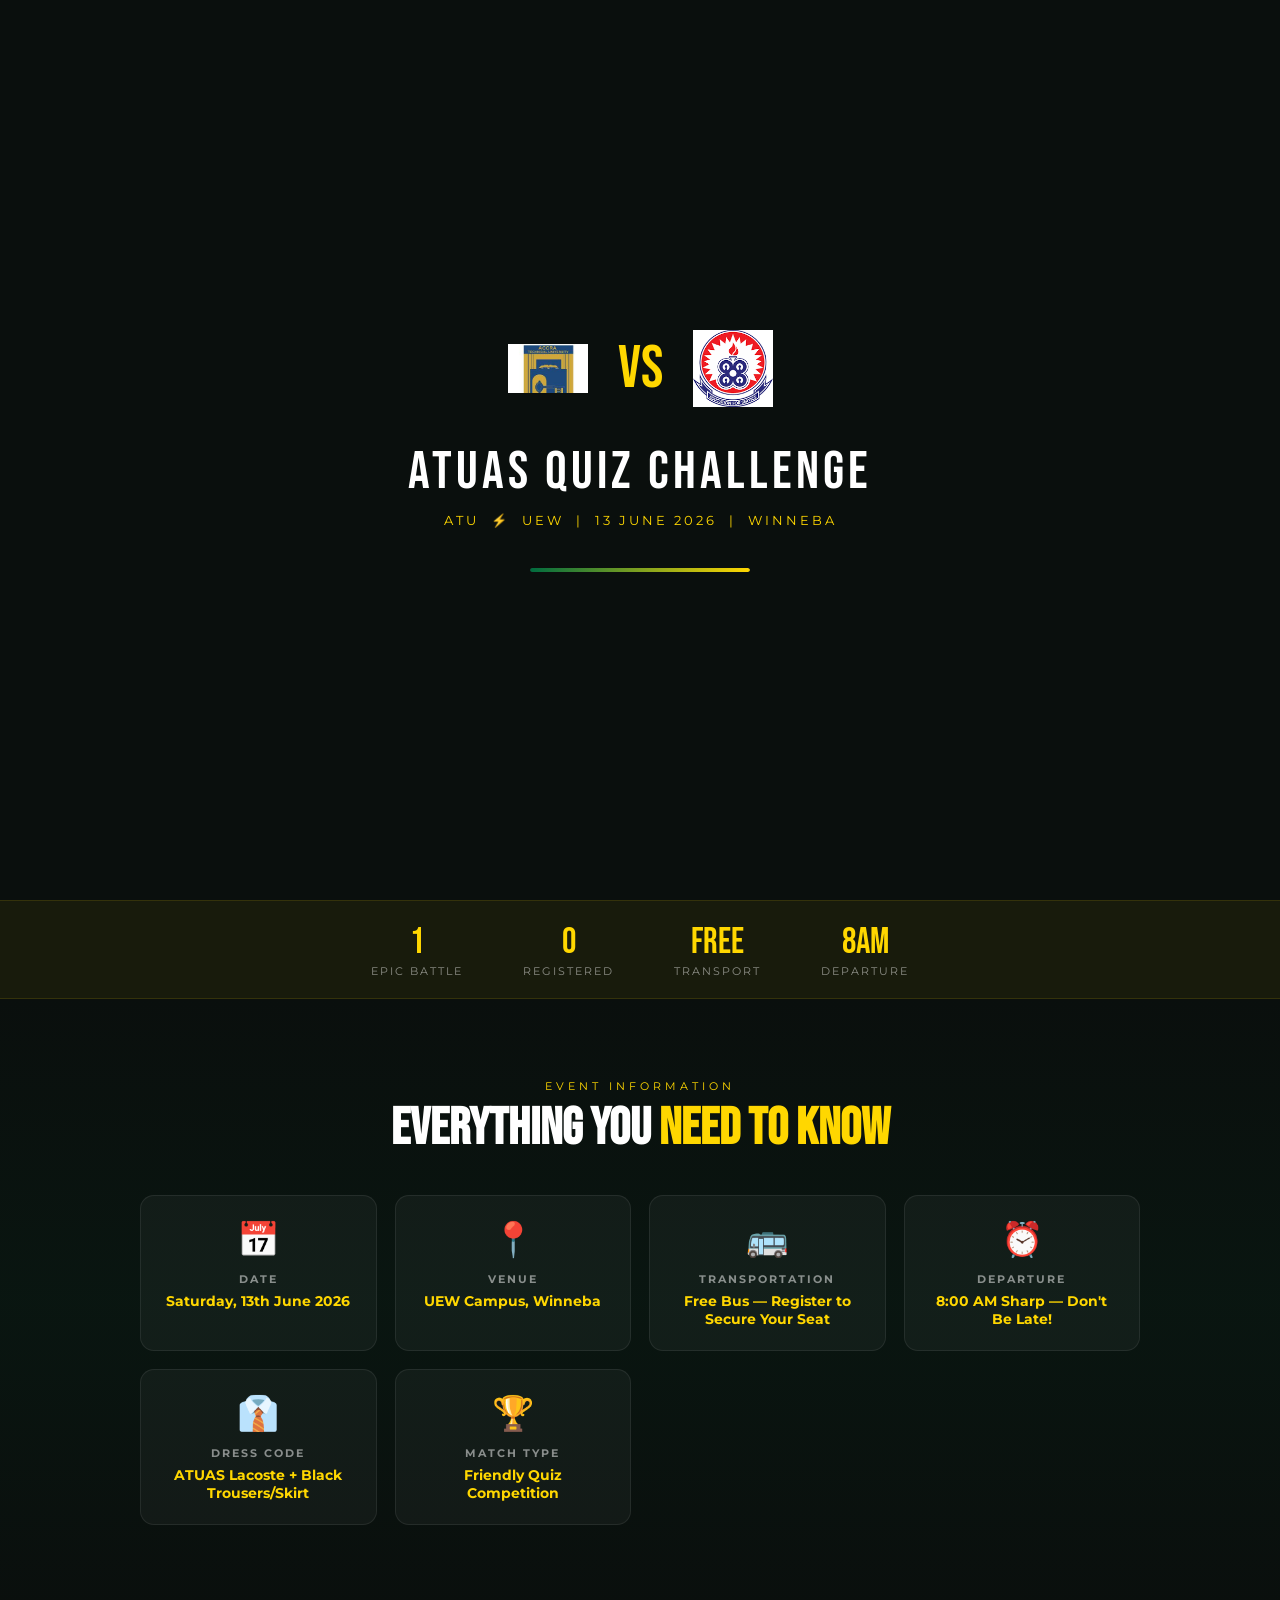
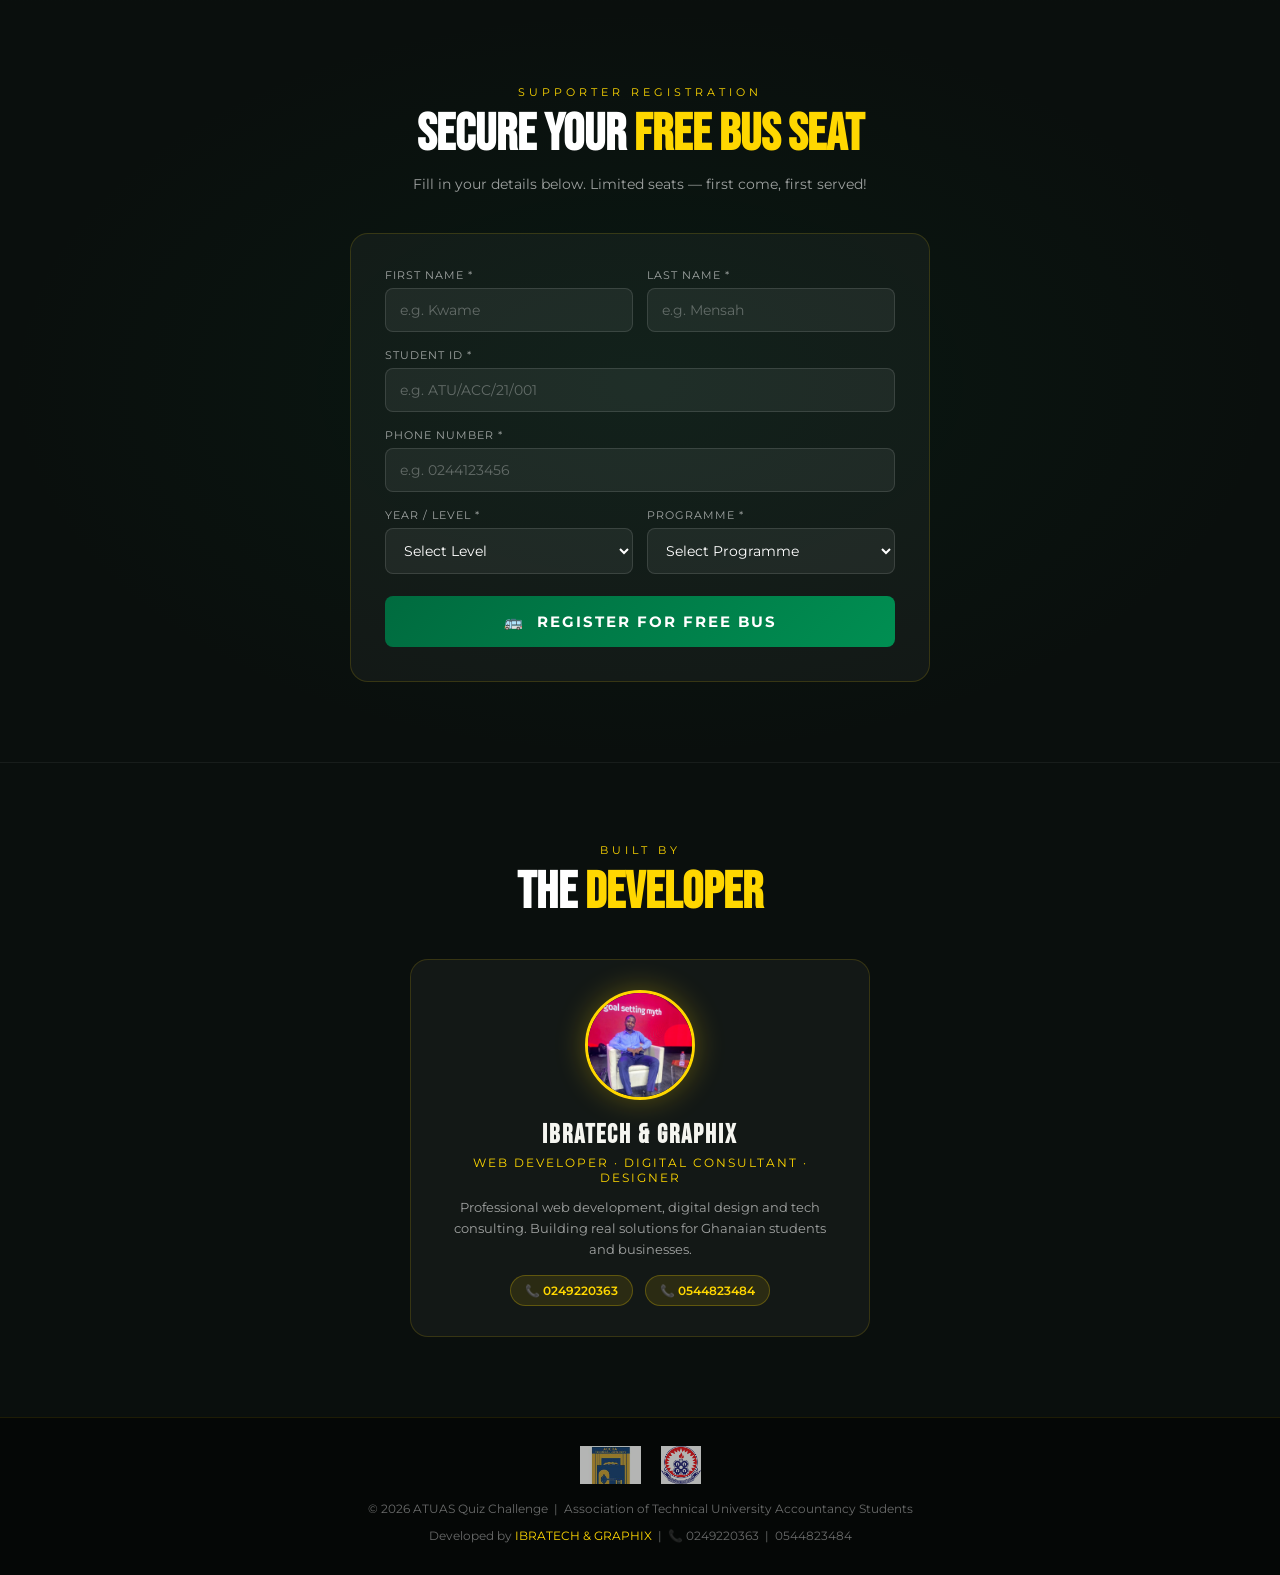
<file: index.html>
<!DOCTYPE html>
<html lang="en">
<head>
<meta charset="UTF-8"/>
<meta name="viewport" content="width=device-width, initial-scale=1.0"/>
<title>ATUAS Quiz Challenge 2026 | ATU vs UEW</title>
<link href="https://fonts.googleapis.com/css2?family=Bebas+Neue&family=Montserrat:wght@400;600;700;900&family=Rajdhani:wght@500;700&display=swap" rel="stylesheet"/>
<style>
  :root{--green:#006B3F;--gold:#FFD700;--dark:#0a0f0d;--light:#f5f5f0;--red:#CE1126;--accent:#00e676;}
  *{margin:0;padding:0;box-sizing:border-box;}
  html{scroll-behavior:smooth;}
  body{font-family:'Montserrat',sans-serif;background:var(--dark);color:var(--light);overflow-x:hidden;}

  #splash{position:fixed;inset:0;background:var(--dark);z-index:9999;display:flex;flex-direction:column;align-items:center;justify-content:center;transition:opacity .8s ease,visibility .8s ease;}
  #splash.hide{opacity:0;visibility:hidden;pointer-events:none;}
  .splash-logo-row{display:flex;align-items:center;gap:30px;margin-bottom:30px;}
  .splash-logo-row img{width:80px;height:80px;object-fit:contain;animation:spulse 1.5s infinite alternate;}
  .splash-vs{font-family:'Bebas Neue',cursive;font-size:60px;color:var(--gold);}
  .splash-title{font-family:'Bebas Neue',cursive;font-size:clamp(28px,6vw,54px);color:#fff;text-align:center;letter-spacing:4px;}
  .splash-sub{color:var(--gold);font-size:13px;letter-spacing:3px;margin-top:8px;text-align:center;}
  .splash-bar{width:220px;height:4px;background:#222;border-radius:4px;margin-top:40px;overflow:hidden;}
  .splash-fill{height:100%;width:0;background:linear-gradient(90deg,var(--green),var(--gold));border-radius:4px;animation:sfill 5s linear forwards;}
  @keyframes sfill{to{width:100%;}}
  @keyframes spulse{from{opacity:.6;}to{opacity:1;}}

  #flyer-overlay{position:fixed;inset:0;background:rgba(0,0,0,.88);z-index:9000;display:flex;align-items:center;justify-content:center;opacity:0;visibility:hidden;transition:opacity .5s,visibility .5s;}
  #flyer-overlay.show{opacity:1;visibility:visible;}
  #flyer-overlay img{max-width:88vw;max-height:88vh;border-radius:16px;box-shadow:0 0 60px rgba(255,215,0,.4);animation:fin .6s cubic-bezier(.34,1.56,.64,1);}
  @keyframes fin{from{transform:scale(.7);opacity:0;}to{transform:scale(1);opacity:1;}}
  .flyer-close{position:absolute;top:20px;right:25px;font-size:38px;color:#fff;cursor:pointer;line-height:1;z-index:1;}
  .flyer-close:hover{color:var(--gold);}

  nav{position:fixed;top:0;width:100%;z-index:800;padding:14px 5%;display:flex;align-items:center;justify-content:space-between;background:rgba(10,15,13,.92);backdrop-filter:blur(12px);border-bottom:1px solid rgba(255,215,0,.15);transition:background .3s;}
  .nav-brand{display:flex;align-items:center;gap:10px;}
  .nav-brand img{height:36px;object-fit:contain;}
  .nav-brand span{font-family:'Bebas Neue',cursive;font-size:21px;color:var(--gold);letter-spacing:2px;}
  .nav-links{display:flex;gap:26px;list-style:none;}
  .nav-links a{color:var(--light);text-decoration:none;font-weight:600;font-size:13px;letter-spacing:1px;text-transform:uppercase;transition:color .3s;}
  .nav-links a:hover{color:var(--gold);}
  .nav-cta{background:var(--gold);color:var(--dark);padding:9px 18px;border-radius:6px;font-weight:700;font-size:13px;text-decoration:none;letter-spacing:1px;transition:transform .2s,box-shadow .2s;}
  .nav-cta:hover{transform:translateY(-2px);box-shadow:0 6px 20px rgba(255,215,0,.4);}
  .hamburger{display:none;flex-direction:column;gap:5px;cursor:pointer;}
  .hamburger span{width:24px;height:2px;background:var(--gold);border-radius:2px;}

  .hero{min-height:100vh;display:flex;align-items:center;justify-content:center;position:relative;overflow:hidden;padding:100px 5% 60px;background:radial-gradient(ellipse at 20% 50%,rgba(0,107,63,.3),transparent 60%),radial-gradient(ellipse at 80% 50%,rgba(206,17,38,.2),transparent 60%),var(--dark);}
  .hero-particles{position:absolute;inset:0;overflow:hidden;pointer-events:none;}
  .particle{position:absolute;border-radius:50%;opacity:.15;animation:pfloat linear infinite;}
  @keyframes pfloat{0%{transform:translateY(100vh) rotate(0deg);}100%{transform:translateY(-100px) rotate(360deg);}}
  .hero-content{max-width:1100px;width:100%;margin:auto;display:grid;grid-template-columns:1fr 1fr;gap:60px;align-items:center;position:relative;z-index:2;}
  .hero-left{animation:slideL .8s ease both;}
  .hero-eyebrow{display:inline-flex;align-items:center;gap:8px;background:rgba(255,215,0,.1);border:1px solid rgba(255,215,0,.3);padding:6px 14px;border-radius:30px;font-size:12px;letter-spacing:2px;color:var(--gold);text-transform:uppercase;margin-bottom:18px;}
  .hero-eyebrow span{width:6px;height:6px;background:var(--gold);border-radius:50%;animation:blink 1s infinite;}
  @keyframes blink{0%,100%{opacity:1;}50%{opacity:0;}}
  h1.hero-title{font-family:'Bebas Neue',cursive;font-size:clamp(42px,7vw,78px);line-height:.95;color:#fff;margin-bottom:12px;}
  h1.hero-title .hl{color:var(--gold);display:block;}
  .hero-sub{font-size:15px;color:rgba(255,255,255,.7);line-height:1.6;margin-bottom:28px;max-width:480px;}
  .hero-btns{display:flex;gap:14px;flex-wrap:wrap;}
  .btn-primary{background:linear-gradient(135deg,var(--green),#008f52);color:#fff;padding:14px 26px;border-radius:8px;font-weight:700;font-size:14px;text-decoration:none;letter-spacing:1px;transition:transform .2s,box-shadow .2s;border:none;cursor:pointer;display:inline-block;}
  .btn-primary:hover{transform:translateY(-3px);box-shadow:0 10px 30px rgba(0,107,63,.5);}
  .btn-outline{background:transparent;color:var(--gold);padding:14px 26px;border-radius:8px;font-weight:700;font-size:14px;text-decoration:none;letter-spacing:1px;border:2px solid var(--gold);transition:transform .2s,background .2s,color .2s;display:inline-block;}
  .btn-outline:hover{background:var(--gold);color:var(--dark);transform:translateY(-3px);}
  .hero-right{animation:slideR .8s ease both;}
  @keyframes slideL{from{opacity:0;transform:translateX(-50px);}to{opacity:1;transform:translateX(0);}}
  @keyframes slideR{from{opacity:0;transform:translateX(50px);}to{opacity:1;transform:translateX(0);}}

  .vs-card{background:rgba(255,255,255,.04);border:1px solid rgba(255,215,0,.2);border-radius:20px;padding:28px;text-align:center;box-shadow:0 20px 60px rgba(0,0,0,.4);position:relative;overflow:hidden;}
  .vs-card::before{content:'';position:absolute;inset:0;background:linear-gradient(135deg,rgba(0,107,63,.08),rgba(206,17,38,.08));pointer-events:none;}
  .vs-teams{display:grid;grid-template-columns:1fr auto 1fr;gap:10px;align-items:center;margin-bottom:22px;}
  .team-block{display:flex;flex-direction:column;align-items:center;gap:10px;}
  .team-logo{width:78px;height:78px;object-fit:contain;filter:drop-shadow(0 4px 12px rgba(0,0,0,.5));transition:transform .3s;}
  .team-logo:hover{transform:scale(1.08);}
  .team-name{font-family:'Bebas Neue',cursive;font-size:22px;letter-spacing:2px;}
  .team-atu{color:var(--gold);}
  .team-uew{color:#4fc3f7;}
  .vs-divider{font-family:'Bebas Neue',cursive;font-size:46px;color:var(--red);text-shadow:0 0 20px rgba(206,17,38,.6);animation:spulse 1.5s infinite alternate;}
  .info-grid{display:grid;grid-template-columns:1fr 1fr;gap:10px;margin-bottom:18px;}
  .info-chip{background:rgba(255,255,255,.06);border:1px solid rgba(255,255,255,.1);border-radius:8px;padding:10px 12px;text-align:left;}
  .info-chip .iclabel{font-size:10px;color:rgba(255,255,255,.5);letter-spacing:1px;text-transform:uppercase;margin-bottom:4px;}
  .info-chip .icval{font-size:13px;font-weight:700;color:var(--gold);}
  .cd-box{background:rgba(0,107,63,.15);border:1px solid rgba(0,107,63,.4);border-radius:10px;padding:14px;}
  .cd-label{font-size:11px;letter-spacing:2px;text-transform:uppercase;color:rgba(255,255,255,.5);margin-bottom:10px;}
  .cd-digits{display:flex;justify-content:center;gap:8px;}
  .cd-unit{text-align:center;}
  .cd-num{font-family:'Bebas Neue',cursive;font-size:34px;color:var(--gold);line-height:1;display:block;}
  .cd-lbl{font-size:10px;color:rgba(255,255,255,.5);letter-spacing:1px;text-transform:uppercase;}
  .cd-sep{font-family:'Bebas Neue',cursive;font-size:34px;color:var(--gold);align-self:flex-start;margin-top:2px;}

  .stats-bar{background:rgba(255,215,0,.06);border-top:1px solid rgba(255,215,0,.12);border-bottom:1px solid rgba(255,215,0,.12);padding:20px 5%;display:flex;justify-content:center;gap:60px;flex-wrap:wrap;}
  .stat-item{text-align:center;}
  .stat-num{font-family:'Bebas Neue',cursive;font-size:36px;color:var(--gold);}
  .stat-lbl{font-size:11px;letter-spacing:2px;text-transform:uppercase;color:rgba(255,255,255,.5);}

  section{padding:80px 5%;}
  .sec-label{font-size:11px;letter-spacing:4px;text-transform:uppercase;color:var(--gold);margin-bottom:10px;display:block;}
  .sec-title{font-family:'Bebas Neue',cursive;font-size:clamp(30px,5vw,52px);color:#fff;line-height:1;margin-bottom:14px;}
  .sec-title span{color:var(--gold);}

  .event-section{background:linear-gradient(180deg,var(--dark),rgba(0,107,63,.07) 50%,var(--dark));}
  .event-grid{display:grid;grid-template-columns:repeat(auto-fit,minmax(200px,1fr));gap:18px;margin-top:40px;}
  .event-card{background:rgba(255,255,255,.04);border:1px solid rgba(255,255,255,.08);border-radius:14px;padding:22px;text-align:center;transition:transform .3s,border-color .3s;position:relative;overflow:hidden;}
  .event-card::after{content:'';position:absolute;bottom:0;left:0;right:0;height:3px;background:linear-gradient(90deg,var(--green),var(--gold));transform:scaleX(0);transform-origin:left;transition:transform .3s;}
  .event-card:hover{transform:translateY(-6px);border-color:rgba(255,215,0,.3);}
  .event-card:hover::after{transform:scaleX(1);}
  .event-icon{font-size:34px;margin-bottom:12px;display:block;}
  .event-card h3{font-size:11px;letter-spacing:2px;text-transform:uppercase;color:rgba(255,255,255,.5);margin-bottom:6px;}
  .event-card p{font-weight:700;color:var(--gold);font-size:14px;}

  .reg-section{background:radial-gradient(ellipse at center,rgba(0,107,63,.1),transparent 70%),var(--dark);}
  .reg-container{max-width:580px;margin:40px auto 0;}
  .reg-form{background:rgba(255,255,255,.04);border:1px solid rgba(255,215,0,.15);border-radius:18px;padding:34px;position:relative;overflow:hidden;}
  .form-group{margin-bottom:16px;}
  .form-group label{display:block;font-size:11px;letter-spacing:1px;text-transform:uppercase;color:rgba(255,255,255,.6);margin-bottom:6px;}
  .form-group input,.form-group select{width:100%;padding:12px 14px;border-radius:8px;border:1px solid rgba(255,255,255,.12);background:rgba(255,255,255,.06);color:#fff;font-family:'Montserrat',sans-serif;font-size:14px;transition:border-color .3s,box-shadow .3s;outline:none;}
  .form-group input::placeholder{color:rgba(255,255,255,.3);}
  .form-group input:focus,.form-group select:focus{border-color:var(--gold);box-shadow:0 0 0 3px rgba(255,215,0,.1);}
  .form-group select option{background:#1a1a1a;color:#fff;}
  .form-row{display:grid;grid-template-columns:1fr 1fr;gap:14px;}
  .btn-submit{width:100%;padding:16px;background:linear-gradient(135deg,var(--green),#008f52);color:#fff;border:none;border-radius:8px;font-family:'Montserrat',sans-serif;font-size:15px;font-weight:700;letter-spacing:2px;cursor:pointer;transition:transform .2s,box-shadow .2s;margin-top:6px;}
  .btn-submit:hover{transform:translateY(-2px);box-shadow:0 10px 30px rgba(0,107,63,.5);}
  .btn-submit:disabled{opacity:.6;cursor:not-allowed;transform:none;}
  .form-msg{text-align:center;margin-top:14px;padding:12px;border-radius:8px;font-size:13px;font-weight:600;display:none;}
  .form-msg.success{background:rgba(0,230,118,.1);border:1px solid rgba(0,230,118,.3);color:var(--accent);}
  .form-msg.error{background:rgba(206,17,38,.1);border:1px solid rgba(206,17,38,.3);color:#ff6b6b;}

  .dev-section{background:var(--dark);border-top:1px solid rgba(255,255,255,.06);}
  .dev-card{max-width:460px;margin:40px auto 0;background:rgba(255,255,255,.04);border:1px solid rgba(255,215,0,.15);border-radius:18px;padding:30px;text-align:center;}
  .dev-img{width:110px;height:110px;border-radius:50%;object-fit:cover;border:3px solid var(--gold);margin-bottom:16px;box-shadow:0 0 30px rgba(255,215,0,.3);}
  .dev-card h3{font-family:'Bebas Neue',cursive;font-size:26px;letter-spacing:2px;margin-bottom:4px;}
  .dev-role{font-size:12px;letter-spacing:2px;text-transform:uppercase;color:var(--gold);margin-bottom:12px;}
  .dev-card p{font-size:13px;color:rgba(255,255,255,.6);line-height:1.6;margin-bottom:16px;}
  .dev-contacts{display:flex;justify-content:center;gap:12px;flex-wrap:wrap;}
  .dev-chip{background:rgba(255,215,0,.1);border:1px solid rgba(255,215,0,.25);padding:7px 14px;border-radius:20px;font-size:12px;color:var(--gold);font-weight:600;}

  footer{background:rgba(0,0,0,.5);border-top:1px solid rgba(255,215,0,.1);padding:28px 5%;text-align:center;}
  footer p{font-size:12px;color:rgba(255,255,255,.4);line-height:1.8;}
  footer a{color:var(--gold);text-decoration:none;}
  .footer-logos{display:flex;justify-content:center;gap:20px;margin-bottom:14px;}
  .footer-logos img{height:38px;object-fit:contain;opacity:.7;}

  .reveal{opacity:0;transform:translateY(30px);transition:opacity .7s ease,transform .7s ease;}
  .reveal.visible{opacity:1;transform:translateY(0);}

  #toast{position:fixed;bottom:24px;right:24px;background:#111916;border:1px solid var(--gold);color:#fff;padding:14px 20px;border-radius:10px;font-size:13px;font-weight:600;z-index:9999;transform:translateY(100px);opacity:0;transition:.4s ease;max-width:280px;box-shadow:0 8px 30px rgba(0,0,0,.4);}
  #toast.show{transform:translateY(0);opacity:1;}
  #toast.ok{border-color:var(--accent);color:var(--accent);}

  @media(max-width:768px){
    .hamburger{display:flex;}
    .nav-links{position:absolute;top:100%;left:0;right:0;background:rgba(10,15,13,.97);flex-direction:column;padding:20px 5%;gap:16px;display:none;}
    .nav-links.open{display:flex;}
    .hero-content{grid-template-columns:1fr;gap:36px;}
    .hero-right{order:-1;}
    .form-row{grid-template-columns:1fr;}
    .stats-bar{gap:28px;}
    .info-grid{grid-template-columns:1fr;}
  }
</style>
</head>
<body>

<!-- SPLASH -->
<div id="splash">
  <div class="splash-logo-row">
    <img src="ATU.jpg" alt="ATU" onerror="this.style.display='none'"/>
    <span class="splash-vs">VS</span>
    <img src="uew.jpg" alt="UEW" onerror="this.style.display='none'"/>
  </div>
  <div class="splash-title">ATUAS QUIZ CHALLENGE</div>
  <div class="splash-sub">ATU &nbsp;⚡&nbsp; UEW &nbsp;|&nbsp; 13 JUNE 2026 &nbsp;|&nbsp; WINNEBA</div>
  <div class="splash-bar"><div class="splash-fill"></div></div>
</div>

<!-- FLYER OVERLAY -->
<div id="flyer-overlay">
  <span class="flyer-close" onclick="closeFlyer()">&#x2715;</span>
  <img src="flyer.jpg" alt="Campaign Flyer" onerror="this.parentNode.style.display='none'"/>
</div>

<!-- NAV -->
<nav id="navbar">
  <div class="nav-brand">
    <img src="ATU.jpg" alt="ATU" onerror="this.style.display='none'"/>
    <span>ATUAS QUIZ</span>
  </div>
  <ul class="nav-links" id="navLinks">
    <li><a href="#event">Event</a></li>
    <li><a href="#register">Register</a></li>
    <li><a href="#developer">Developer</a></li>
    <li><a href="admin.html">Admin</a></li>
  </ul>
  <a href="#register" class="nav-cta">Join the Bus</a>
  <div class="hamburger" id="hamburger" onclick="toggleNav()">
    <span></span><span></span><span></span>
  </div>
</nav>

<!-- HERO -->
<section class="hero" id="home">
  <div class="hero-particles" id="particles"></div>
  <div class="hero-content">
    <div class="hero-left">
      <div class="hero-eyebrow"><span></span>ATUAS QUIZ CHALLENGE 2026</div>
      <h1 class="hero-title">
        COME CHEER<br/>
        <span class="hl">OUR TEAM</span><br/>
        TO GLORY
      </h1>
      <p class="hero-sub">The Department of Accounting Quiz Team takes on UEW in an epic showdown at Winneba. Register now for the FREE bus and make the department proud! 🇬🇭</p>
      <div class="hero-btns">
        <a href="#register" class="btn-primary">Register as Supporter</a>
        <a href="#event" class="btn-outline">View Details</a>
      </div>
    </div>
    <div class="hero-right">
      <div class="vs-card">
        <div class="vs-teams">
          <div class="team-block">
            <img src="ATU.jpg" alt="ATU" class="team-logo" onerror="this.style.display='none'"/>
            <span class="team-name team-atu">ATU</span>
          </div>
          <span class="vs-divider">VS</span>
          <div class="team-block">
            <img src="uew.jpg" alt="UEW" class="team-logo" onerror="this.style.display='none'"/>
            <span class="team-name team-uew">UEW</span>
          </div>
        </div>
        <div class="info-grid">
          <div class="info-chip"><div class="iclabel">📅 Date</div><div class="icval">13 June 2026</div></div>
          <div class="info-chip"><div class="iclabel">⏰ Departure</div><div class="icval">8:00 AM Sharp</div></div>
          <div class="info-chip"><div class="iclabel">📍 Venue</div><div class="icval">UEW, Winneba</div></div>
          <div class="info-chip"><div class="iclabel">🚌 Bus</div><div class="icval">FREE for All</div></div>
        </div>
        <div class="cd-box">
          <div class="cd-label">⚡ Event Countdown</div>
          <div class="cd-digits">
            <div class="cd-unit"><span class="cd-num" id="cdd">00</span><span class="cd-lbl">Days</span></div>
            <span class="cd-sep">:</span>
            <div class="cd-unit"><span class="cd-num" id="cdh">00</span><span class="cd-lbl">Hrs</span></div>
            <span class="cd-sep">:</span>
            <div class="cd-unit"><span class="cd-num" id="cdm">00</span><span class="cd-lbl">Min</span></div>
            <span class="cd-sep">:</span>
            <div class="cd-unit"><span class="cd-num" id="cds">00</span><span class="cd-lbl">Sec</span></div>
          </div>
        </div>
      </div>
    </div>
  </div>
</section>

<!-- STATS -->
<div class="stats-bar">
  <div class="stat-item"><div class="stat-num">1</div><div class="stat-lbl">Epic Battle</div></div>
  <div class="stat-item"><div class="stat-num" id="regCount">0</div><div class="stat-lbl">Registered</div></div>
  <div class="stat-item"><div class="stat-num">FREE</div><div class="stat-lbl">Transport</div></div>
  <div class="stat-item"><div class="stat-num">8AM</div><div class="stat-lbl">Departure</div></div>
</div>

<!-- EVENT -->
<section class="event-section reveal" id="event">
  <div style="text-align:center;max-width:700px;margin:0 auto;">
    <span class="sec-label">Event Information</span>
    <h2 class="sec-title">Everything You <span>Need to Know</span></h2>
  </div>
  <div class="event-grid" style="max-width:1000px;margin:40px auto 0;">
    <div class="event-card"><span class="event-icon">📅</span><h3>Date</h3><p>Saturday, 13th June 2026</p></div>
    <div class="event-card"><span class="event-icon">📍</span><h3>Venue</h3><p>UEW Campus, Winneba</p></div>
    <div class="event-card"><span class="event-icon">🚌</span><h3>Transportation</h3><p>Free Bus — Register to Secure Your Seat</p></div>
    <div class="event-card"><span class="event-icon">⏰</span><h3>Departure</h3><p>8:00 AM Sharp — Don't Be Late!</p></div>
    <div class="event-card"><span class="event-icon">👔</span><h3>Dress Code</h3><p>ATUAS Lacoste + Black Trousers/Skirt</p></div>
    <div class="event-card"><span class="event-icon">🏆</span><h3>Match Type</h3><p>Friendly Quiz Competition</p></div>
  </div>
</section>

<!-- REGISTRATION -->
<section class="reg-section reveal" id="register">
  <div style="text-align:center;">
    <span class="sec-label">Supporter Registration</span>
    <h2 class="sec-title">Secure Your <span>Free Bus Seat</span></h2>
    <p style="font-size:14px;color:rgba(255,255,255,.6);margin-top:4px;">Fill in your details below. Limited seats — first come, first served!</p>
  </div>
  <div class="reg-container">
    <div class="reg-form">
      <div class="form-row">
        <div class="form-group">
          <label>First Name *</label>
          <input type="text" id="fName" placeholder="e.g. Kwame"/>
        </div>
        <div class="form-group">
          <label>Last Name *</label>
          <input type="text" id="lName" placeholder="e.g. Mensah"/>
        </div>
      </div>
      <div class="form-group">
        <label>Student ID *</label>
        <input type="text" id="stuId" placeholder="e.g. ATU/ACC/21/001"/>
      </div>
      <div class="form-group">
        <label>Phone Number *</label>
        <input type="tel" id="phone" placeholder="e.g. 0244123456"/>
      </div>
      <div class="form-row">
        <div class="form-group">
          <label>Year / Level *</label>
          <select id="level">
            <option value="">Select Level</option>
            <option>Level 100</option>
            <option>Level 200</option>
            <option>Level 300</option>
            <option>Level 400</option>
            <option>HND 1</option>
            <option>HND 2</option>
          </select>
        </div>
        <div class="form-group">
          <label>Programme *</label>
          <select id="prog">
            <option value="">Select Programme</option>
            <option>BSc Accounting</option>
            <option>HND Accountancy</option>
            <option>BSc Finance</option>
            <option>Other</option>
          </select>
        </div>
      </div>
      <button class="btn-submit" id="subBtn" onclick="submitForm()">🚌 &nbsp;REGISTER FOR FREE BUS</button>
      <div class="form-msg" id="fMsg"></div>
    </div>
  </div>
</section>

<!-- DEVELOPER -->
<section class="dev-section reveal" id="developer">
  <div style="text-align:center;">
    <span class="sec-label">Built By</span>
    <h2 class="sec-title">The <span>Developer</span></h2>
  </div>
  <div class="dev-card">
    <img src="developer.jpg" alt="Developer" class="dev-img" onerror="this.src='https://ui-avatars.com/api/?name=IBRATECH&background=006B3F&color=FFD700&size=110'"/>
    <h3>IBRATECH &amp; GRAPHIX</h3>
    <div class="dev-role">Web Developer · Digital Consultant · Designer</div>
    <p>Professional web development, digital design and tech consulting. Building real solutions for Ghanaian students and businesses.</p>
    <div class="dev-contacts">
      <span class="dev-chip">📞 0249220363</span>
      <span class="dev-chip">📞 0544823484</span>
    </div>
  </div>
</section>

<!-- FOOTER -->
<footer>
  <div class="footer-logos">
    <img src="ATU.jpg" alt="ATU" onerror="this.style.display='none'"/>
    <img src="uew.jpg" alt="UEW" onerror="this.style.display='none'"/>
  </div>
  <p>&copy; 2026 ATUAS Quiz Challenge &nbsp;|&nbsp; Association of Technical University Accountancy Students</p>
  <p style="margin-top:5px;">Developed by <a href="#developer">IBRATECH &amp; GRAPHIX</a> &nbsp;|&nbsp; 📞 0249220363 &nbsp;|&nbsp; 0544823484</p>
</footer>

<div id="toast"></div>

<script>
// ===== SUPABASE CREDENTIALS =====
var DB_URL = "https://jrwatjfhkyjcqxwvvhbv.supabase.co";
var DB_KEY = "eyJhbGciOiJIUzI1NiIsInR5cCI6IkpXVCJ9.eyJpc3MiOiJzdXBhYmFzZSIsInJlZiI6Impyd2F0amZoa3lqY3F4d3Z2aGJ2Iiwicm9sZSI6ImFub24iLCJpYXQiOjE3ODEyNTM4MjEsImV4cCI6MjA5NjgyOTgyMX0.ZLt_Y1UNK6YQ8D_cZge_nZifcaz_G0f3lKZTVetO-pQ";

// ===== SPLASH =====
window.addEventListener("load", function(){
  setTimeout(function(){
    document.getElementById("splash").classList.add("hide");
    setTimeout(function(){ document.getElementById("flyer-overlay").classList.add("show"); }, 5000);
  }, 5000);
});
setTimeout(function(){ closeFlyer(); }, 20000);

function closeFlyer(){
  document.getElementById("flyer-overlay").classList.remove("show");
}

// ===== COUNTDOWN =====
function tick(){
  var target = new Date("2026-06-13T08:00:00").getTime();
  var diff = target - Date.now();
  if(diff < 0){ diff = 0; }
  var d = Math.floor(diff/86400000);
  var h = Math.floor((diff%86400000)/3600000);
  var m = Math.floor((diff%3600000)/60000);
  var s = Math.floor((diff%60000)/1000);
  document.getElementById("cdd").textContent = String(d).padStart(2,"0");
  document.getElementById("cdh").textContent = String(h).padStart(2,"0");
  document.getElementById("cdm").textContent = String(m).padStart(2,"0");
  document.getElementById("cds").textContent = String(s).padStart(2,"0");
}
tick();
setInterval(tick, 1000);

// ===== PARTICLES =====
var pc = document.getElementById("particles");
var colors = ["#FFD700","#006B3F","#CE1126","#ffffff"];
for(var i=0; i<28; i++){
  var p = document.createElement("div");
  p.className = "particle";
  var sz = Math.random()*8+3;
  p.style.cssText = "width:"+sz+"px;height:"+sz+"px;left:"+Math.random()*100+"%;background:"+colors[Math.floor(Math.random()*4)]+";animation-duration:"+( Math.random()*14+7)+"s;animation-delay:"+(Math.random()*8)+"s;";
  pc.appendChild(p);
}

// ===== NAV =====
function toggleNav(){ document.getElementById("navLinks").classList.toggle("open"); }
window.addEventListener("scroll", function(){
  document.getElementById("navbar").style.background = window.scrollY>40?"rgba(10,15,13,.99)":"rgba(10,15,13,.92)";
});

// ===== SCROLL REVEAL =====
var ro = new IntersectionObserver(function(entries){
  entries.forEach(function(e){ if(e.isIntersecting) e.target.classList.add("visible"); });
},{threshold:0.1});
document.querySelectorAll(".reveal").forEach(function(el){ ro.observe(el); });

// ===== TOAST =====
function showToast(msg, type){
  var t = document.getElementById("toast");
  t.textContent = msg;
  t.className = "show" + (type==="ok"?" ok":"");
  setTimeout(function(){ t.className=""; }, 3500);
}

// ===== LOAD REGISTRATION COUNT =====
function loadCount(){
  fetch(DB_URL+"/rest/v1/supporters?select=id", {
    method:"GET",
    headers:{
      "apikey": DB_KEY,
      "Authorization": "Bearer "+DB_KEY
    }
  })
  .then(function(r){ return r.json(); })
  .then(function(data){
    if(Array.isArray(data)){
      document.getElementById("regCount").textContent = data.length;
    }
  })
  .catch(function(){});
}
loadCount();

// ===== SUBMIT FORM =====
function submitForm(){
  var fn  = document.getElementById("fName").value.trim();
  var ln  = document.getElementById("lName").value.trim();
  var sid = document.getElementById("stuId").value.trim();
  var ph  = document.getElementById("phone").value.trim();
  var lv  = document.getElementById("level").value;
  var pr  = document.getElementById("prog").value;
  var msg = document.getElementById("fMsg");
  var btn = document.getElementById("subBtn");

  if(!fn||!ln||!sid||!ph||!lv||!pr){
    msg.textContent = "⚠️ Please fill in all fields before submitting.";
    msg.className = "form-msg error";
    msg.style.display = "block";
    return;
  }

  btn.disabled = true;
  btn.textContent = "Submitting...";
  msg.style.display = "none";

  var payload = JSON.stringify({
    first_name: fn,
    last_name:  ln,
    student_id: sid,
    phone:      ph,
    year_level: lv,
    programme:  pr,
    registered_at: new Date().toISOString()
  });

  var xhr = new XMLHttpRequest();
  xhr.open("POST", DB_URL+"/rest/v1/supporters", true);
  xhr.setRequestHeader("apikey",        DB_KEY);
  xhr.setRequestHeader("Authorization", "Bearer "+DB_KEY);
  xhr.setRequestHeader("Content-Type",  "application/json");
  xhr.setRequestHeader("Prefer",        "return=representation");

  xhr.onreadystatechange = function(){
    if(xhr.readyState !== 4) return;
    btn.disabled = false;
    btn.innerHTML = "🚌 &nbsp;REGISTER FOR FREE BUS";
    if(xhr.status >= 200 && xhr.status < 300){
      msg.textContent = "✅ You're registered! See you at 8:00 AM sharp on Saturday!";
      msg.className = "form-msg success";
      msg.style.display = "block";
      showToast("🎉 Registration successful!", "ok");
      document.getElementById("fName").value="";
      document.getElementById("lName").value="";
      document.getElementById("stuId").value="";
      document.getElementById("phone").value="";
      document.getElementById("level").value="";
      document.getElementById("prog").value="";
      loadCount();
    } else {
      var errMsg = "Registration failed. Please try again.";
      try{ var j=JSON.parse(xhr.responseText); errMsg=j.message||j.error||errMsg; }catch(e){}
      msg.textContent = "❌ "+errMsg;
      msg.className = "form-msg error";
      msg.style.display = "block";
      showToast("❌ "+errMsg);
    }
  };

  xhr.onerror = function(){
    btn.disabled = false;
    btn.innerHTML = "🚌 &nbsp;REGISTER FOR FREE BUS";
    msg.textContent = "❌ Network error. Check your connection and try again.";
    msg.className = "form-msg error";
    msg.style.display = "block";
  };

  xhr.send(payload);
}
</script>
</body>
</html>
</file>
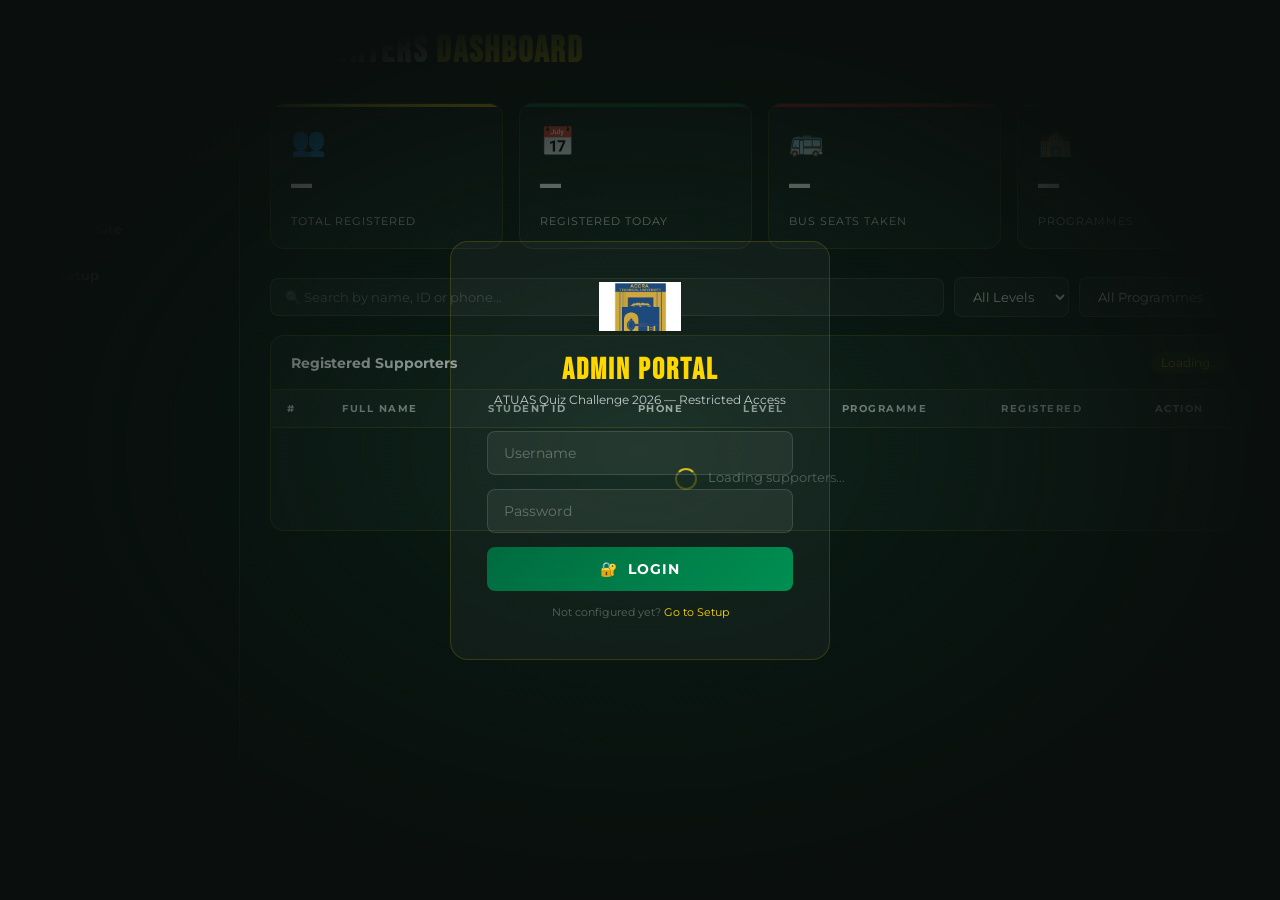
<file: admin.html>
<!DOCTYPE html>
<html lang="en">
<head>
<meta charset="UTF-8"/>
<meta name="viewport" content="width=device-width, initial-scale=1.0"/>
<title>ATUAS Admin Dashboard</title>
<link href="https://fonts.googleapis.com/css2?family=Bebas+Neue&family=Montserrat:wght@400;600;700;900&display=swap" rel="stylesheet"/>
<style>
  :root{
    --green:#006B3F;--gold:#FFD700;--dark:#0a0f0d;--card:#111916;
    --border:rgba(255,215,0,.15);--text:rgba(255,255,255,.75);--red:#CE1126;--accent:#00e676;
  }
  *{margin:0;padding:0;box-sizing:border-box;}
  body{font-family:'Montserrat',sans-serif;background:var(--dark);color:#fff;min-height:100vh;}

  /* LOGIN */
  #loginScreen{
    position:fixed;inset:0;background:var(--dark);z-index:999;
    display:flex;align-items:center;justify-content:center;
    background:radial-gradient(ellipse at center,rgba(0,107,63,.15) 0%,var(--dark) 70%);
  }
  #loginScreen.hide{display:none;}
  .login-box{
    background:rgba(255,255,255,.04);border:1px solid var(--border);border-radius:18px;
    padding:40px 36px;width:100%;max-width:380px;text-align:center;
  }
  .login-box img{height:50px;object-fit:contain;margin-bottom:16px;}
  .login-box h2{font-family:'Bebas Neue',cursive;font-size:30px;color:var(--gold);letter-spacing:2px;margin-bottom:4px;}
  .login-box p{font-size:12px;color:var(--text);margin-bottom:24px;}
  .login-input{
    width:100%;padding:12px 16px;border-radius:8px;border:1px solid rgba(255,255,255,.12);
    background:rgba(255,255,255,.06);color:#fff;font-family:'Montserrat',sans-serif;
    font-size:14px;margin-bottom:14px;outline:none;transition:border-color .3s;
  }
  .login-input:focus{border-color:var(--gold);}
  .login-input::placeholder{color:rgba(255,255,255,.3);}
  .login-btn{
    width:100%;padding:13px;background:linear-gradient(135deg,var(--green),#008f52);
    color:#fff;border:none;border-radius:8px;font-family:'Montserrat',sans-serif;
    font-size:14px;font-weight:700;cursor:pointer;letter-spacing:1px;
    transition:box-shadow .2s;
  }
  .login-btn:hover{box-shadow:0 8px 24px rgba(0,107,63,.5);}
  .login-err{color:#ff6b6b;font-size:12px;margin-top:10px;display:none;}
  .login-hint{margin-top:14px;font-size:11px;color:rgba(255,255,255,.3);}
  .login-hint a{color:var(--gold);text-decoration:none;}

  /* LAYOUT */
  .admin-layout{display:flex;min-height:100vh;}

  /* SIDEBAR */
  .sidebar{
    width:240px;background:rgba(0,0,0,.4);border-right:1px solid var(--border);
    display:flex;flex-direction:column;padding:24px 0;flex-shrink:0;
    position:fixed;top:0;left:0;bottom:0;z-index:100;
    transition:transform .3s;
  }
  .sidebar-brand{padding:0 20px 24px;border-bottom:1px solid var(--border);margin-bottom:16px;}
  .sidebar-brand .brand-logo{display:flex;align-items:center;gap:10px;margin-bottom:4px;}
  .sidebar-brand img{height:32px;object-fit:contain;}
  .sidebar-brand span{font-family:'Bebas Neue',cursive;font-size:18px;color:var(--gold);letter-spacing:1px;}
  .sidebar-brand p{font-size:10px;color:var(--text);letter-spacing:1px;text-transform:uppercase;}
  .nav-item{
    display:flex;align-items:center;gap:12px;padding:12px 20px;
    color:var(--text);cursor:pointer;font-size:13px;font-weight:600;
    transition:background .2s,color .2s;border-left:3px solid transparent;
    text-decoration:none;
  }
  .nav-item:hover,.nav-item.active{background:rgba(255,215,0,.07);color:#fff;border-left-color:var(--gold);}
  .nav-item .icon{font-size:18px;width:24px;text-align:center;}
  .sidebar-footer{margin-top:auto;padding:16px 20px;border-top:1px solid var(--border);}
  .sidebar-footer p{font-size:11px;color:rgba(255,255,255,.3);margin-bottom:8px;}
  .logout-btn{
    width:100%;padding:9px;background:rgba(206,17,38,.15);border:1px solid rgba(206,17,38,.3);
    color:#ff6b6b;border-radius:6px;cursor:pointer;font-size:12px;font-weight:700;
    font-family:'Montserrat',sans-serif;transition:background .2s;
  }
  .logout-btn:hover{background:rgba(206,17,38,.3);}

  /* MAIN CONTENT */
  .main{margin-left:240px;flex:1;padding:30px;min-height:100vh;}

  /* TOPBAR */
  .topbar{display:flex;align-items:center;justify-content:space-between;margin-bottom:30px;flex-wrap:wrap;gap:14px;}
  .topbar h1{font-family:'Bebas Neue',cursive;font-size:clamp(24px,4vw,36px);letter-spacing:2px;color:#fff;}
  .topbar h1 span{color:var(--gold);}
  .topbar-right{display:flex;gap:10px;align-items:center;}
  .btn-sm{padding:9px 16px;border-radius:6px;font-size:12px;font-weight:700;cursor:pointer;letter-spacing:1px;border:none;font-family:'Montserrat',sans-serif;transition:.2s;}
  .btn-refresh{background:rgba(255,215,0,.1);color:var(--gold);border:1px solid var(--border);}
  .btn-refresh:hover{background:rgba(255,215,0,.2);}
  .btn-export{background:linear-gradient(135deg,var(--green),#008f52);color:#fff;}
  .btn-export:hover{box-shadow:0 4px 14px rgba(0,107,63,.4);}

  /* KPI CARDS */
  .kpi-grid{display:grid;grid-template-columns:repeat(auto-fit,minmax(180px,1fr));gap:16px;margin-bottom:28px;}
  .kpi-card{
    background:var(--card);border:1px solid var(--border);border-radius:14px;
    padding:20px;position:relative;overflow:hidden;transition:transform .2s;
  }
  .kpi-card:hover{transform:translateY(-3px);}
  .kpi-card::before{
    content:'';position:absolute;top:0;left:0;right:0;height:3px;
  }
  .kpi-card:nth-child(1)::before{background:var(--gold);}
  .kpi-card:nth-child(2)::before{background:var(--green);}
  .kpi-card:nth-child(3)::before{background:var(--red);}
  .kpi-card:nth-child(4)::before{background:#4fc3f7;}
  .kpi-icon{font-size:28px;margin-bottom:10px;}
  .kpi-num{font-family:'Bebas Neue',cursive;font-size:42px;color:#fff;line-height:1;}
  .kpi-label{font-size:11px;letter-spacing:1px;text-transform:uppercase;color:var(--text);margin-top:4px;}

  /* FILTER BAR */
  .filter-bar{display:flex;gap:10px;margin-bottom:18px;flex-wrap:wrap;align-items:center;}
  .search-input{
    flex:1;min-width:180px;padding:10px 14px;border-radius:8px;
    border:1px solid rgba(255,255,255,.12);background:rgba(255,255,255,.05);
    color:#fff;font-family:'Montserrat',sans-serif;font-size:13px;outline:none;
    transition:border-color .3s;
  }
  .search-input:focus{border-color:var(--gold);}
  .search-input::placeholder{color:rgba(255,255,255,.3);}
  .filter-select{
    padding:10px 14px;border-radius:8px;border:1px solid rgba(255,255,255,.12);
    background:rgba(255,255,255,.05);color:#fff;font-family:'Montserrat',sans-serif;
    font-size:13px;outline:none;cursor:pointer;
  }
  .filter-select option{background:#1a1a1a;}

  /* TABLE */
  .table-wrap{background:var(--card);border:1px solid var(--border);border-radius:14px;overflow:hidden;}
  .table-header{padding:16px 20px;border-bottom:1px solid var(--border);display:flex;align-items:center;justify-content:space-between;}
  .table-header h3{font-size:14px;font-weight:700;color:#fff;}
  .table-count{font-size:12px;color:var(--gold);background:rgba(255,215,0,.1);padding:3px 10px;border-radius:20px;}
  table{width:100%;border-collapse:collapse;}
  th{padding:12px 16px;text-align:left;font-size:10px;letter-spacing:1.5px;text-transform:uppercase;color:var(--text);background:rgba(255,255,255,.03);border-bottom:1px solid var(--border);}
  td{padding:13px 16px;font-size:13px;border-bottom:1px solid rgba(255,255,255,.04);color:rgba(255,255,255,.85);vertical-align:middle;}
  tr:last-child td{border-bottom:none;}
  tr:hover td{background:rgba(255,255,255,.03);}
  .badge{display:inline-block;padding:3px 10px;border-radius:20px;font-size:11px;font-weight:700;}
  .badge-level{background:rgba(0,107,63,.2);color:#66bb6a;border:1px solid rgba(0,107,63,.3);}
  .badge-prog{background:rgba(255,215,0,.1);color:var(--gold);border:1px solid rgba(255,215,0,.2);}
  .del-btn{background:rgba(206,17,38,.15);border:1px solid rgba(206,17,38,.2);color:#ff6b6b;padding:5px 10px;border-radius:5px;cursor:pointer;font-size:11px;font-weight:600;font-family:'Montserrat',sans-serif;transition:.2s;}
  .del-btn:hover{background:rgba(206,17,38,.35);}
  .no-data{text-align:center;padding:50px;color:rgba(255,255,255,.3);font-size:14px;}

  /* LOADING */
  .loading-row td{text-align:center;padding:40px;color:rgba(255,255,255,.4);}
  .spinner{display:inline-block;width:22px;height:22px;border:2px solid rgba(255,215,0,.3);border-top-color:var(--gold);border-radius:50%;animation:spin .8s linear infinite;vertical-align:middle;margin-right:8px;}
  @keyframes spin{to{transform:rotate(360deg);}}

  /* TOAST */
  #toast{
    position:fixed;bottom:24px;right:24px;background:#1a2420;border:1px solid var(--gold);
    color:#fff;padding:14px 20px;border-radius:10px;font-size:13px;font-weight:600;
    z-index:9999;transform:translateY(80px);opacity:0;transition:.4s;max-width:300px;
  }
  #toast.show{transform:translateY(0);opacity:1;}

  /* MOBILE */
  @media(max-width:768px){
    .sidebar{transform:translateX(-100%);}
    .sidebar.open{transform:translateX(0);}
    .main{margin-left:0;}
    .mobile-toggle{display:flex!important;}
  }
  .mobile-toggle{display:none;align-items:center;gap:8px;cursor:pointer;padding:8px;background:rgba(255,215,0,.1);border:1px solid var(--border);border-radius:6px;color:var(--gold);font-size:13px;font-weight:600;}

  /* MODAL */
  #modal{position:fixed;inset:0;background:rgba(0,0,0,.7);z-index:500;display:none;align-items:center;justify-content:center;}
  #modal.show{display:flex;}
  .modal-box{background:#111916;border:1px solid var(--border);border-radius:14px;padding:28px;max-width:400px;width:90%;text-align:center;}
  .modal-box h3{font-family:'Bebas Neue',cursive;font-size:24px;color:#fff;margin-bottom:8px;}
  .modal-box p{font-size:13px;color:var(--text);margin-bottom:22px;}
  .modal-btns{display:flex;gap:12px;justify-content:center;}
  .btn-cancel{padding:10px 22px;border-radius:6px;border:1px solid rgba(255,255,255,.15);background:transparent;color:#fff;cursor:pointer;font-family:'Montserrat',sans-serif;font-weight:600;}
  .btn-delete{padding:10px 22px;border-radius:6px;border:none;background:var(--red);color:#fff;cursor:pointer;font-family:'Montserrat',sans-serif;font-weight:700;}
</style>
</head>
<body>

<!-- LOGIN SCREEN -->
<div id="loginScreen">
  <div class="login-box">
    <img src="ATU.jpg" alt="ATU" onerror="this.style.display='none'"/>
    <h2>Admin Portal</h2>
    <p>ATUAS Quiz Challenge 2026 — Restricted Access</p>
    <input class="login-input" type="text" id="loginUser" placeholder="Username" autocomplete="off"/>
    <input class="login-input" type="password" id="loginPass" placeholder="Password" onkeydown="if(event.key==='Enter')doLogin()"/>
    <button class="login-btn" onclick="doLogin()">🔐 &nbsp;LOGIN</button>
    <div class="login-err" id="loginErr">❌ Invalid credentials. Try again.</div>
    <div class="login-hint">Not configured yet? <a href="setup.html">Go to Setup</a></div>
  </div>
</div>

<!-- DELETE MODAL -->
<div id="modal">
  <div class="modal-box">
    <h3>Confirm Delete</h3>
    <p>Are you sure you want to remove this supporter? This cannot be undone.</p>
    <div class="modal-btns">
      <button class="btn-cancel" onclick="closeModal()">Cancel</button>
      <button class="btn-delete" onclick="confirmDelete()">Delete</button>
    </div>
  </div>
</div>

<!-- LAYOUT -->
<div class="admin-layout">
  <!-- SIDEBAR -->
  <aside class="sidebar" id="sidebar">
    <div class="sidebar-brand">
      <div class="brand-logo">
        <img src="ATU.jpg" alt="ATU" onerror="this.style.display='none'"/>
        <span>ATUAS ADMIN</span>
      </div>
      <p>Quiz Challenge 2026</p>
    </div>
    <a class="nav-item active" onclick="showSection('supporters')">
      <span class="icon">👥</span> Supporters
    </a>
    <a class="nav-item" onclick="showSection('stats')">
      <span class="icon">📊</span> Statistics
    </a>
    <a class="nav-item" href="index.html">
      <span class="icon">🏠</span> View Site
    </a>
    <a class="nav-item" href="setup.html">
      <span class="icon">⚙️</span> Setup
    </a>
    <div class="sidebar-footer">
      <p>Logged in as Admin</p>
      <button class="logout-btn" onclick="logout()">🚪 &nbsp;Logout</button>
    </div>
  </aside>

  <!-- MAIN -->
  <main class="main" id="mainContent">
    <div class="topbar">
      <div style="display:flex;align-items:center;gap:14px;">
        <div class="mobile-toggle" id="mobToggle" onclick="toggleSidebar()">☰ Menu</div>
        <h1>Supporters <span>Dashboard</span></h1>
      </div>
      <div class="topbar-right">
        <button class="btn-sm btn-refresh" onclick="loadSupporters()">🔄 Refresh</button>
        <button class="btn-sm btn-export" onclick="exportCSV()">⬇ Export CSV</button>
      </div>
    </div>

    <!-- KPI -->
    <div class="kpi-grid">
      <div class="kpi-card">
        <div class="kpi-icon">👥</div>
        <div class="kpi-num" id="kpi-total">—</div>
        <div class="kpi-label">Total Registered</div>
      </div>
      <div class="kpi-card">
        <div class="kpi-icon">📅</div>
        <div class="kpi-num" id="kpi-today">—</div>
        <div class="kpi-label">Registered Today</div>
      </div>
      <div class="kpi-card">
        <div class="kpi-icon">🚌</div>
        <div class="kpi-num" id="kpi-bus">—</div>
        <div class="kpi-label">Bus Seats Taken</div>
      </div>
      <div class="kpi-card">
        <div class="kpi-icon">🏫</div>
        <div class="kpi-num" id="kpi-progs">—</div>
        <div class="kpi-label">Programmes</div>
      </div>
    </div>

    <!-- FILTER -->
    <div class="filter-bar">
      <input class="search-input" type="text" id="searchBox" placeholder="🔍 Search by name, ID or phone..." oninput="filterTable()"/>
      <select class="filter-select" id="filterLevel" onchange="filterTable()">
        <option value="">All Levels</option>
        <option>Level 100</option><option>Level 200</option>
        <option>Level 300</option><option>Level 400</option>
        <option>HND 1</option><option>HND 2</option>
      </select>
      <select class="filter-select" id="filterProg" onchange="filterTable()">
        <option value="">All Programmes</option>
        <option>BSc Accounting</option>
        <option>HND Accountancy</option>
        <option>BSc Finance</option>
        <option>Other</option>
      </select>
    </div>

    <!-- TABLE -->
    <div class="table-wrap">
      <div class="table-header">
        <h3>Registered Supporters</h3>
        <span class="table-count" id="tableCount">Loading...</span>
      </div>
      <div style="overflow-x:auto;">
        <table>
          <thead>
            <tr>
              <th>#</th>
              <th>Full Name</th>
              <th>Student ID</th>
              <th>Phone</th>
              <th>Level</th>
              <th>Programme</th>
              <th>Registered</th>
              <th>Action</th>
            </tr>
          </thead>
          <tbody id="tableBody">
            <tr class="loading-row">
              <td colspan="8"><div class="spinner"></div> Loading supporters...</td>
            </tr>
          </tbody>
        </table>
      </div>
    </div>
  </main>
</div>

<div id="toast"></div>

<script>
  let allData = [];
  let deleteId = null;

  // ── CONFIG ──
  const SUPABASE_URL = 'https://jrwatjfhkyjcqxwvvhbv.supabase.co';
  const SUPABASE_ANON_KEY = 'eyJhbGciOiJIUzI1NiIsInR5cCI6IkpXVCJ9.eyJpc3MiOiJzdXBhYmFzZSIsInJlZiI6Impyd2F0amZoa3lqY3F4d3Z2aGJ2Iiwicm9sZSI6ImFub24iLCJpYXQiOjE3ODEyNTM4MjEsImV4cCI6MjA5NjgyOTgyMX0.ZLt_Y1UNK6YQ8D_cZge_nZifcaz_G0f3lKZTVetO-pQ';
  const ADMIN_PASS = localStorage.getItem('admin_pass') || 'atuas2026';

  // ── LOGIN ──
  function doLogin(){
    const u = document.getElementById('loginUser').value.trim();
    const p = document.getElementById('loginPass').value;
    const err = document.getElementById('loginErr');
    if((u === 'admin' || u === 'atuas') && p === ADMIN_PASS){
      document.getElementById('loginScreen').classList.add('hide');
      loadSupporters();
    } else {
      err.style.display = 'block';
      setTimeout(()=>err.style.display='none',3000);
    }
  }
  function logout(){
    document.getElementById('loginScreen').classList.remove('hide');
    document.getElementById('loginUser').value='';
    document.getElementById('loginPass').value='';
  }

  // ── SIDEBAR MOBILE ──
  function toggleSidebar(){document.getElementById('sidebar').classList.toggle('open');}

  // ── FETCH DATA ──
  async function loadSupporters(){
    if(!SUPABASE_URL||!SUPABASE_ANON_KEY){
      document.getElementById('tableBody').innerHTML=`<tr><td colspan="8" class="no-data">⚠️ Supabase not configured. <a href="setup.html" style="color:var(--gold)">Go to Setup</a></td></tr>`;
      return;
    }
    document.getElementById('tableBody').innerHTML=`<tr class="loading-row"><td colspan="8"><div class="spinner"></div> Fetching data...</td></tr>`;
    try{
      const res = await fetch(`${SUPABASE_URL}/rest/v1/supporters?select=*&order=registered_at.desc`,{
        headers:{'apikey':SUPABASE_ANON_KEY,'Authorization':`Bearer ${SUPABASE_ANON_KEY}`}
      });
      allData = await res.json();
      if(!Array.isArray(allData)) throw new Error(allData.message||'Failed to load data');
      renderTable(allData);
      updateKPIs(allData);
    } catch(e){
      document.getElementById('tableBody').innerHTML=`<tr><td colspan="8" class="no-data">❌ ${e.message}</td></tr>`;
      toast('❌ '+e.message);
    }
  }

  function updateKPIs(data){
    document.getElementById('kpi-total').textContent = data.length;
    const today = new Date().toDateString();
    const todayCount = data.filter(r=>new Date(r.registered_at).toDateString()===today).length;
    document.getElementById('kpi-today').textContent = todayCount;
    document.getElementById('kpi-bus').textContent = data.length;
    const progs = new Set(data.map(r=>r.programme)).size;
    document.getElementById('kpi-progs').textContent = progs;
  }

  function renderTable(data){
    const tbody = document.getElementById('tableBody');
    document.getElementById('tableCount').textContent = data.length + ' records';
    if(!data.length){
      tbody.innerHTML=`<tr><td colspan="8" class="no-data">📭 No supporters registered yet.</td></tr>`;
      return;
    }
    tbody.innerHTML = data.map((r,i)=>`
      <tr>
        <td>${i+1}</td>
        <td><strong>${r.first_name||''} ${r.last_name||''}</strong></td>
        <td>${r.student_id||'—'}</td>
        <td>${r.phone||'—'}</td>
        <td><span class="badge badge-level">${r.year_level||'—'}</span></td>
        <td><span class="badge badge-prog">${r.programme||'—'}</span></td>
        <td>${r.registered_at ? new Date(r.registered_at).toLocaleString('en-GH',{dateStyle:'medium',timeStyle:'short'}) : '—'}</td>
        <td><button class="del-btn" onclick="askDelete('${r.id}')">🗑 Remove</button></td>
      </tr>
    `).join('');
  }

  function filterTable(){
    const q = document.getElementById('searchBox').value.toLowerCase();
    const lv = document.getElementById('filterLevel').value;
    const pr = document.getElementById('filterProg').value;
    const filtered = allData.filter(r=>{
      const name = `${r.first_name} ${r.last_name} ${r.student_id} ${r.phone}`.toLowerCase();
      return (!q||name.includes(q)) && (!lv||r.year_level===lv) && (!pr||r.programme===pr);
    });
    renderTable(filtered);
  }

  // ── DELETE ──
  function askDelete(id){deleteId=id;document.getElementById('modal').classList.add('show');}
  function closeModal(){deleteId=null;document.getElementById('modal').classList.remove('show');}
  async function confirmDelete(){
    if(!deleteId){closeModal();return;}
    try{
      const res = await fetch(`${SUPABASE_URL}/rest/v1/supporters?id=eq.${deleteId}`,{
        method:'DELETE',
        headers:{'apikey':SUPABASE_ANON_KEY,'Authorization':`Bearer ${SUPABASE_ANON_KEY}`}
      });
      if(!res.ok) throw new Error('Delete failed');
      allData = allData.filter(r=>r.id!=deleteId);
      renderTable(allData);
      updateKPIs(allData);
      toast('✅ Supporter removed.');
    } catch(e){toast('❌ '+e.message);}
    closeModal();
  }

  // ── EXPORT CSV ──
  function exportCSV(){
    if(!allData.length){toast('No data to export.');return;}
    const cols = ['first_name','last_name','student_id','phone','year_level','programme','registered_at'];
    const header = ['First Name','Last Name','Student ID','Phone','Level','Programme','Registered At'];
    const rows = allData.map(r=>cols.map(c=>'"'+(r[c]||'').toString().replace(/"/g,'""')+'"').join(','));
    const csv = [header.join(','),...rows].join('\n');
    const a = document.createElement('a');
    a.href = 'data:text/csv;charset=utf-8,'+encodeURIComponent(csv);
    a.download = 'ATUAS_Quiz_Supporters_'+new Date().toISOString().slice(0,10)+'.csv';
    a.click();
    toast('✅ CSV exported!');
  }

  // ── TOAST ──
  function toast(msg){
    const t=document.getElementById('toast');
    t.textContent=msg;t.classList.add('show');
    setTimeout(()=>t.classList.remove('show'),3000);
  }

  // ── SECTION NAV ──
  function showSection(s){
    document.querySelectorAll('.nav-item').forEach(n=>n.classList.remove('active'));
    event.currentTarget.classList.add('active');
  }

  // Check login on load
  if(sessionStorage.getItem('admin_logged')){
    document.getElementById('loginScreen').classList.add('hide');
    loadSupporters();
  }
</script>
</body>
</html>
</file>
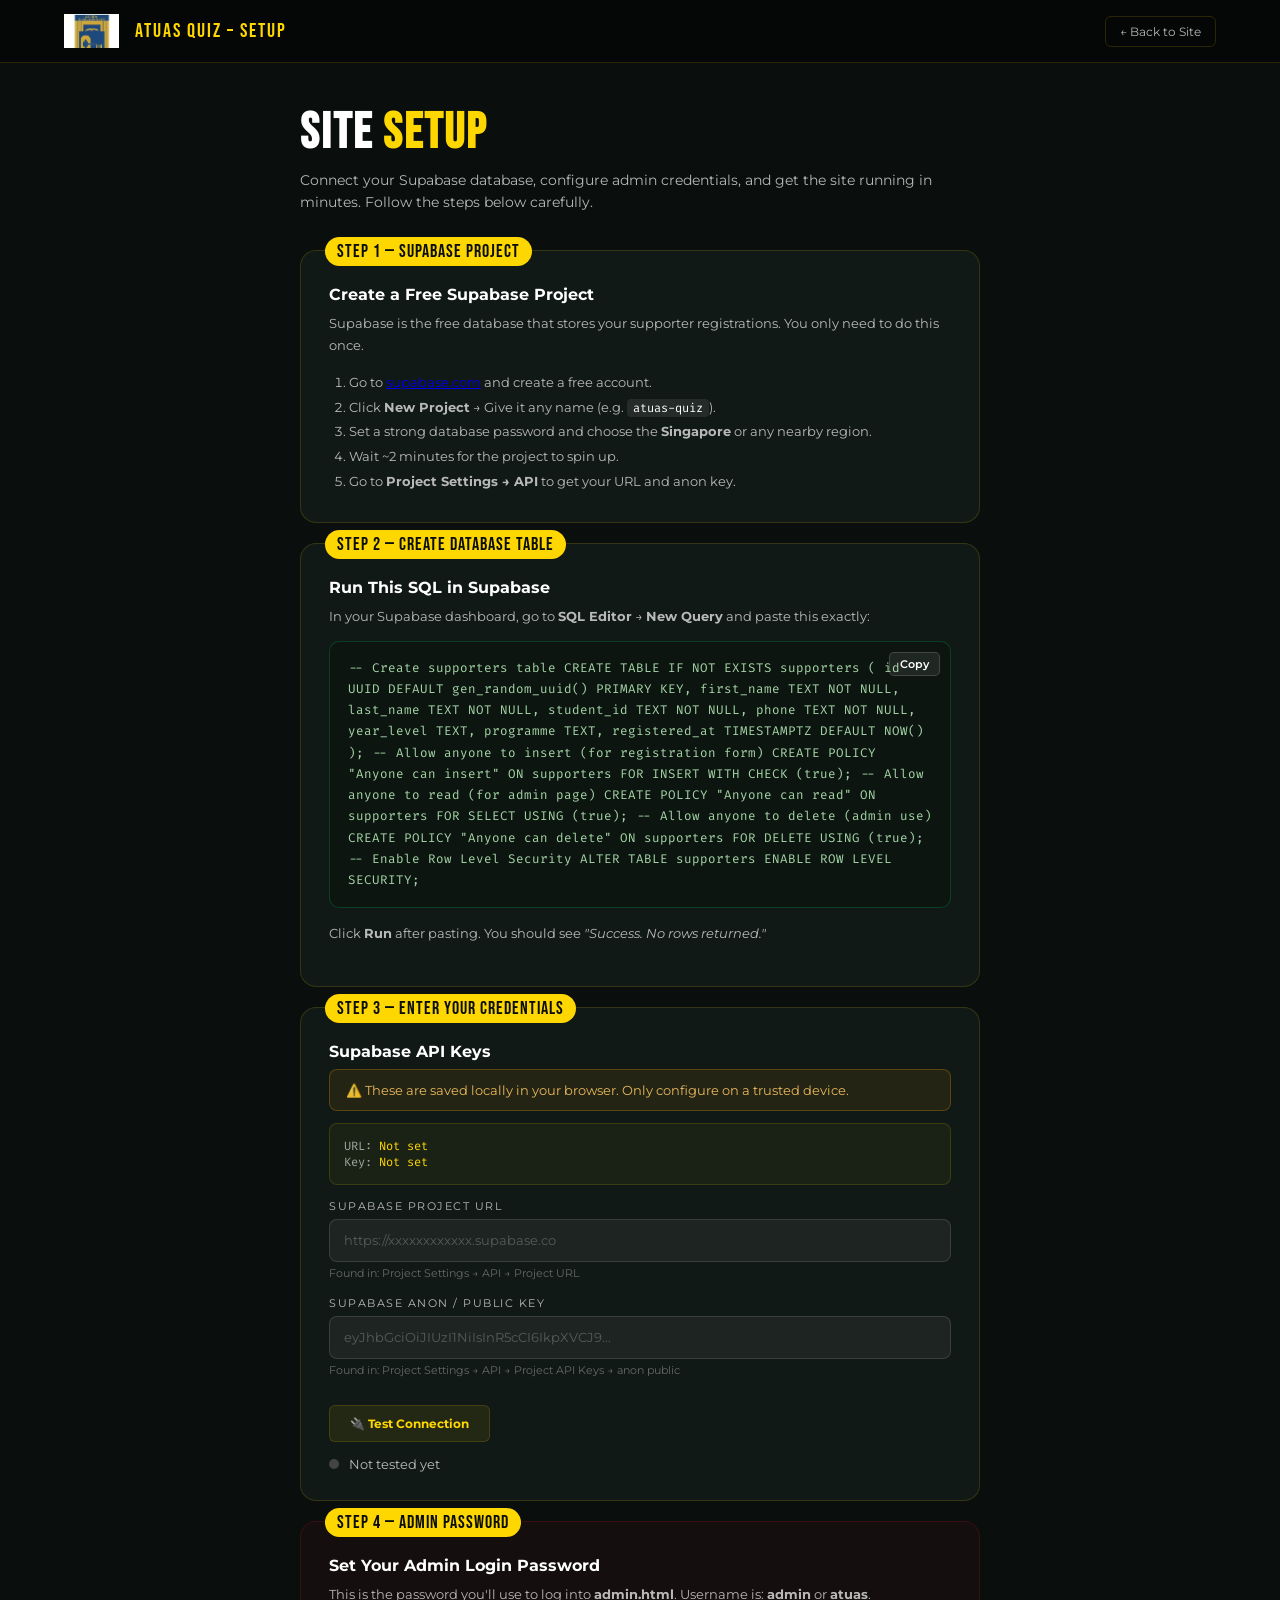
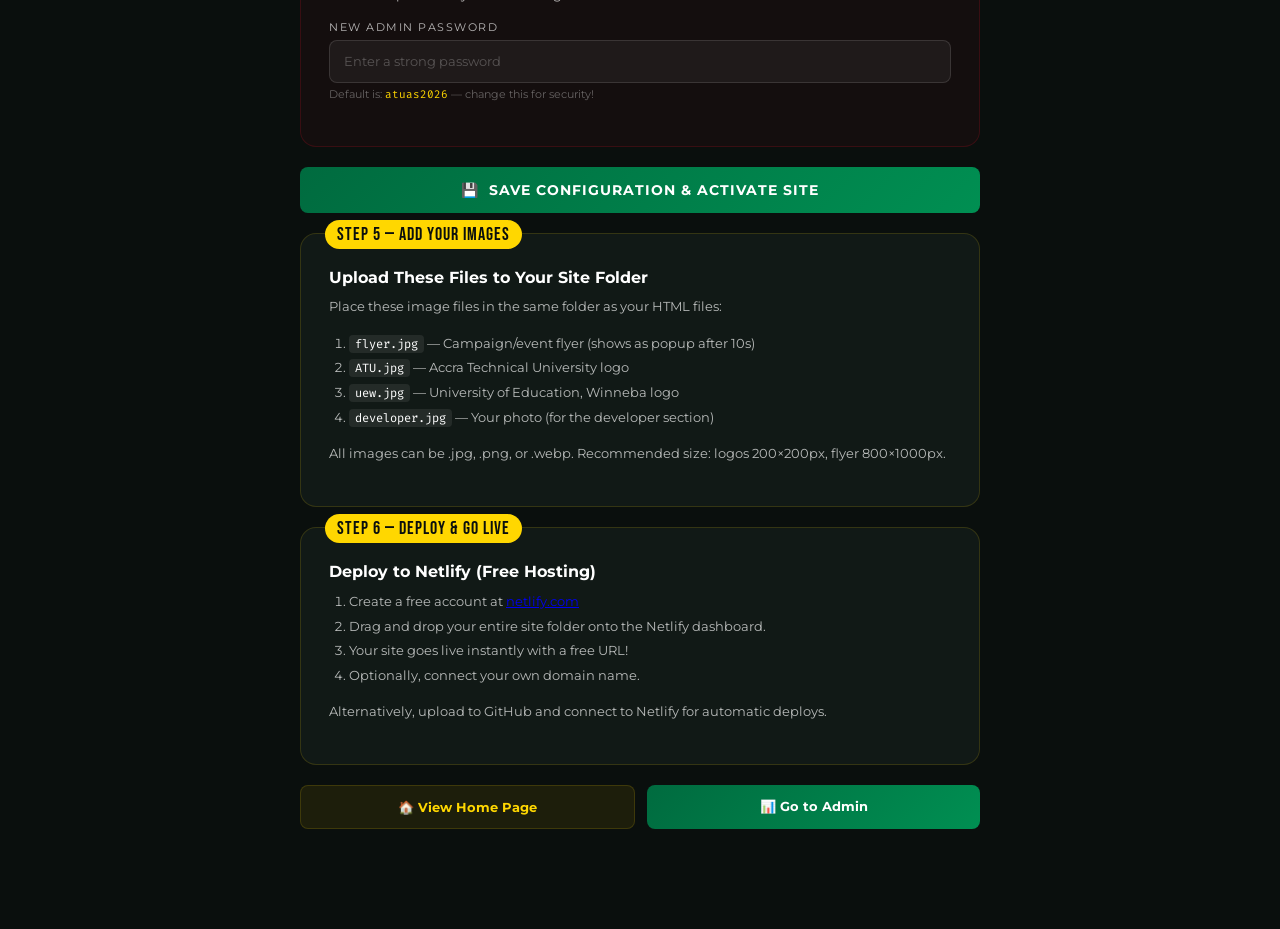
<file: setup.html>
<!DOCTYPE html>
<html lang="en">
<head>
<meta charset="UTF-8"/>
<meta name="viewport" content="width=device-width, initial-scale=1.0"/>
<title>ATUAS Quiz – Setup</title>
<link href="https://fonts.googleapis.com/css2?family=Bebas+Neue&family=Montserrat:wght@400;600;700&family=Fira+Code:wght@400;500&display=swap" rel="stylesheet"/>
<style>
  :root{--green:#006B3F;--gold:#FFD700;--dark:#0a0f0d;--card:#111916;--border:rgba(255,215,0,.15);--text:rgba(255,255,255,.7);}
  *{margin:0;padding:0;box-sizing:border-box;}
  body{font-family:'Montserrat',sans-serif;background:var(--dark);color:#fff;min-height:100vh;padding-bottom:60px;}
  nav{background:rgba(0,0,0,.5);border-bottom:1px solid var(--border);padding:14px 5%;display:flex;align-items:center;gap:16px;}
  nav img{height:34px;object-fit:contain;}
  nav span{font-family:'Bebas Neue',cursive;font-size:20px;color:var(--gold);letter-spacing:2px;}
  nav a{margin-left:auto;color:var(--text);font-size:12px;text-decoration:none;border:1px solid var(--border);padding:7px 14px;border-radius:6px;transition:.2s;}
  nav a:hover{color:var(--gold);border-color:var(--gold);}

  .page{max-width:720px;margin:40px auto;padding:0 20px;}
  .page-title{font-family:'Bebas Neue',cursive;font-size:clamp(32px,5vw,50px);color:#fff;letter-spacing:2px;margin-bottom:6px;}
  .page-title span{color:var(--gold);}
  .page-sub{font-size:14px;color:var(--text);margin-bottom:36px;line-height:1.6;}

  /* STEPS */
  .step{background:var(--card);border:1px solid var(--border);border-radius:16px;padding:28px;margin-bottom:20px;position:relative;}
  .step-num{
    position:absolute;top:-14px;left:24px;
    background:var(--gold);color:var(--dark);font-family:'Bebas Neue',cursive;
    font-size:18px;padding:4px 12px;border-radius:20px;letter-spacing:1px;
  }
  .step h3{font-size:16px;font-weight:700;color:#fff;margin-bottom:8px;margin-top:6px;}
  .step p{font-size:13px;color:var(--text);line-height:1.7;margin-bottom:14px;}
  .step p a{color:var(--gold);}
  .step ol{padding-left:20px;font-size:13px;color:var(--text);line-height:1.9;}
  .step ol li code{font-family:'Fira Code',monospace;background:rgba(255,255,255,.08);padding:1px 6px;border-radius:4px;color:#fff;font-size:12px;}

  /* SQL BLOCK */
  .sql-block{
    background:#0d1511;border:1px solid rgba(0,230,118,.2);border-radius:10px;
    padding:16px 18px;font-family:'Fira Code',monospace;font-size:12.5px;
    color:#a5d6a7;line-height:1.7;margin:14px 0;position:relative;overflow-x:auto;
  }
  .copy-btn{
    position:absolute;top:10px;right:10px;background:rgba(255,255,255,.08);
    border:1px solid rgba(255,255,255,.15);color:#fff;padding:4px 10px;border-radius:5px;
    font-size:11px;cursor:pointer;font-family:'Montserrat',sans-serif;font-weight:600;transition:.2s;
  }
  .copy-btn:hover{background:rgba(255,215,0,.2);color:var(--gold);}

  /* FORM */
  .config-form{margin-top:10px;}
  .form-group{margin-bottom:16px;}
  .form-group label{display:block;font-size:11px;letter-spacing:1.5px;text-transform:uppercase;color:var(--text);margin-bottom:6px;}
  .form-group input{
    width:100%;padding:12px 14px;border-radius:8px;border:1px solid rgba(255,255,255,.12);
    background:rgba(255,255,255,.05);color:#fff;font-family:'Fira Code',monospace;font-size:13px;
    outline:none;transition:border-color .3s;
  }
  .form-group input:focus{border-color:var(--gold);}
  .form-group input::placeholder{color:rgba(255,255,255,.25);font-family:'Montserrat',sans-serif;}
  .form-group small{font-size:11px;color:rgba(255,255,255,.35);margin-top:4px;display:block;}
  .save-btn{
    width:100%;padding:14px;background:linear-gradient(135deg,var(--green),#008f52);
    color:#fff;border:none;border-radius:8px;font-family:'Montserrat',sans-serif;
    font-size:14px;font-weight:700;cursor:pointer;letter-spacing:1px;transition:.2s;
  }
  .save-btn:hover{box-shadow:0 8px 24px rgba(0,107,63,.5);}

  /* STATUS */
  .status-row{display:flex;align-items:center;gap:10px;margin-top:14px;}
  .status-dot{width:10px;height:10px;border-radius:50%;background:#444;flex-shrink:0;}
  .status-dot.ok{background:#00e676;box-shadow:0 0 8px rgba(0,230,118,.6);}
  .status-dot.err{background:#ff6b6b;box-shadow:0 0 8px rgba(255,107,107,.6);}
  .status-text{font-size:13px;color:var(--text);}
  .test-btn{
    margin-top:12px;padding:10px 20px;background:rgba(255,215,0,.08);border:1px solid var(--border);
    color:var(--gold);border-radius:6px;font-family:'Montserrat',sans-serif;font-size:12px;
    font-weight:700;cursor:pointer;transition:.2s;
  }
  .test-btn:hover{background:rgba(255,215,0,.15);}

  /* PASSWORD */
  .pass-section{background:rgba(206,17,38,.05);border:1px solid rgba(206,17,38,.2);}

  /* SAVED INDICATOR */
  .saved-indicator{
    position:fixed;bottom:24px;right:24px;background:var(--card);border:1px solid #00e676;
    color:#00e676;padding:12px 20px;border-radius:10px;font-size:13px;font-weight:600;
    z-index:100;transform:translateY(80px);opacity:0;transition:.4s;
  }
  .saved-indicator.show{transform:translateY(0);opacity:1;}

  .current-config{
    background:rgba(255,215,0,.04);border:1px solid rgba(255,215,0,.15);
    border-radius:8px;padding:14px;margin-bottom:14px;font-size:12px;
    font-family:'Fira Code',monospace;color:rgba(255,255,255,.6);
  }
  .current-config span{color:var(--gold);}

  .warning-box{background:rgba(255,165,0,.08);border:1px solid rgba(255,165,0,.25);border-radius:8px;padding:12px 16px;font-size:13px;color:rgba(255,200,100,.9);margin-bottom:12px;}
</style>
</head>
<body>

<nav>
  <img src="ATU.jpg" alt="ATU" onerror="this.style.display='none'"/>
  <span>ATUAS QUIZ – SETUP</span>
  <a href="index.html">← Back to Site</a>
</nav>

<div class="page">
  <h1 class="page-title">Site <span>Setup</span></h1>
  <p class="page-sub">Connect your Supabase database, configure admin credentials, and get the site running in minutes. Follow the steps below carefully.</p>

  <!-- STEP 1 -->
  <div class="step">
    <div class="step-num">STEP 1 — Supabase Project</div>
    <h3>Create a Free Supabase Project</h3>
    <p>Supabase is the free database that stores your supporter registrations. You only need to do this once.</p>
    <ol>
      <li>Go to <a href="https://supabase.com" target="_blank">supabase.com</a> and create a free account.</li>
      <li>Click <strong>New Project</strong> → Give it any name (e.g. <code>atuas-quiz</code>).</li>
      <li>Set a strong database password and choose the <strong>Singapore</strong> or any nearby region.</li>
      <li>Wait ~2 minutes for the project to spin up.</li>
      <li>Go to <strong>Project Settings → API</strong> to get your URL and anon key.</li>
    </ol>
  </div>

  <!-- STEP 2 -->
  <div class="step">
    <div class="step-num">STEP 2 — Create Database Table</div>
    <h3>Run This SQL in Supabase</h3>
    <p>In your Supabase dashboard, go to <strong>SQL Editor</strong> → <strong>New Query</strong> and paste this exactly:</p>
    <div class="sql-block" id="sqlBlock">
<button class="copy-btn" onclick="copySQL()">Copy</button>-- Create supporters table
CREATE TABLE IF NOT EXISTS supporters (
  id UUID DEFAULT gen_random_uuid() PRIMARY KEY,
  first_name TEXT NOT NULL,
  last_name TEXT NOT NULL,
  student_id TEXT NOT NULL,
  phone TEXT NOT NULL,
  year_level TEXT,
  programme TEXT,
  registered_at TIMESTAMPTZ DEFAULT NOW()
);

-- Allow anyone to insert (for registration form)
CREATE POLICY "Anyone can insert" ON supporters
  FOR INSERT WITH CHECK (true);

-- Allow anyone to read (for admin page)
CREATE POLICY "Anyone can read" ON supporters
  FOR SELECT USING (true);

-- Allow anyone to delete (admin use)
CREATE POLICY "Anyone can delete" ON supporters
  FOR DELETE USING (true);

-- Enable Row Level Security
ALTER TABLE supporters ENABLE ROW LEVEL SECURITY;</div>
    <p style="margin-top:10px;">Click <strong>Run</strong> after pasting. You should see <em>"Success. No rows returned."</em></p>
  </div>

  <!-- STEP 3 -->
  <div class="step">
    <div class="step-num">STEP 3 — Enter Your Credentials</div>
    <h3>Supabase API Keys</h3>
    <div class="warning-box">⚠️ These are saved locally in your browser. Only configure on a trusted device.</div>

    <!-- Current config display -->
    <div class="current-config" id="currentConfig">
      <div>URL: <span id="showUrl">Not set</span></div>
      <div>Key: <span id="showKey">Not set</span></div>
    </div>

    <div class="config-form">
      <div class="form-group">
        <label>Supabase Project URL</label>
        <input type="url" id="sbUrl" placeholder="https://xxxxxxxxxxxx.supabase.co"/>
        <small>Found in: Project Settings → API → Project URL</small>
      </div>
      <div class="form-group">
        <label>Supabase Anon / Public Key</label>
        <input type="text" id="sbKey" placeholder="eyJhbGciOiJIUzI1NiIsInR5cCI6IkpXVCJ9..."/>
        <small>Found in: Project Settings → API → Project API Keys → anon public</small>
      </div>
      <button class="test-btn" onclick="testConnection()">🔌 Test Connection</button>
      <div class="status-row">
        <div class="status-dot" id="statusDot"></div>
        <span class="status-text" id="statusText">Not tested yet</span>
      </div>
    </div>
  </div>

  <!-- STEP 4 -->
  <div class="step pass-section">
    <div class="step-num">STEP 4 — Admin Password</div>
    <h3>Set Your Admin Login Password</h3>
    <p>This is the password you'll use to log into <strong>admin.html</strong>. Username is: <strong>admin</strong> or <strong>atuas</strong>.</p>
    <div class="form-group">
      <label>New Admin Password</label>
      <input type="password" id="newPass" placeholder="Enter a strong password"/>
      <small>Default is: <code style="font-family:'Fira Code',monospace;color:var(--gold);">atuas2026</code> — change this for security!</small>
    </div>
  </div>

  <!-- SAVE -->
  <button class="save-btn" onclick="saveConfig()">💾 &nbsp;SAVE CONFIGURATION &amp; ACTIVATE SITE</button>

  <!-- STEP 5 -->
  <div class="step" style="margin-top:20px;">
    <div class="step-num">STEP 5 — Add Your Images</div>
    <h3>Upload These Files to Your Site Folder</h3>
    <p>Place these image files in the same folder as your HTML files:</p>
    <ol>
      <li><code>flyer.jpg</code> — Campaign/event flyer (shows as popup after 10s)</li>
      <li><code>ATU.jpg</code> — Accra Technical University logo</li>
      <li><code>uew.jpg</code> — University of Education, Winneba logo</li>
      <li><code>developer.jpg</code> — Your photo (for the developer section)</li>
    </ol>
    <p style="margin-top:12px;">All images can be .jpg, .png, or .webp. Recommended size: logos 200×200px, flyer 800×1000px.</p>
  </div>

  <!-- STEP 6 -->
  <div class="step">
    <div class="step-num">STEP 6 — Deploy &amp; Go Live</div>
    <h3>Deploy to Netlify (Free Hosting)</h3>
    <ol>
      <li>Create a free account at <a href="https://netlify.com" target="_blank">netlify.com</a></li>
      <li>Drag and drop your entire site folder onto the Netlify dashboard.</li>
      <li>Your site goes live instantly with a free URL!</li>
      <li>Optionally, connect your own domain name.</li>
    </ol>
    <p style="margin-top:12px;">Alternatively, upload to GitHub and connect to Netlify for automatic deploys.</p>
  </div>

  <!-- LINKS -->
  <div style="display:flex;gap:12px;flex-wrap:wrap;margin-top:10px;">
    <a href="index.html" style="flex:1;text-align:center;padding:13px;background:rgba(255,215,0,.08);border:1px solid var(--border);color:var(--gold);border-radius:8px;text-decoration:none;font-weight:700;font-size:13px;">🏠 View Home Page</a>
    <a href="admin.html" style="flex:1;text-align:center;padding:13px;background:linear-gradient(135deg,var(--green),#008f52);color:#fff;border-radius:8px;text-decoration:none;font-weight:700;font-size:13px;border:none;">📊 Go to Admin</a>
  </div>
</div>

<div class="saved-indicator" id="savedInd">✅ Configuration saved successfully!</div>

<script>
  // Load saved values
  window.addEventListener('load', ()=>{
    const url = localStorage.getItem('sb_url')||'';
    const key = localStorage.getItem('sb_key')||'';
    document.getElementById('sbUrl').value = url;
    document.getElementById('sbKey').value = key;
    document.getElementById('showUrl').textContent = url ? url.substring(0,40)+'...' : 'Not set';
    document.getElementById('showKey').textContent = key ? key.substring(0,20)+'...' : 'Not set';
    const pass = localStorage.getItem('admin_pass')||'';
    document.getElementById('newPass').value = pass;
  });

  async function testConnection(){
    const url = document.getElementById('sbUrl').value.trim();
    const key = document.getElementById('sbKey').value.trim();
    const dot = document.getElementById('statusDot');
    const txt = document.getElementById('statusText');
    if(!url||!key){
      dot.className='status-dot err';
      txt.textContent='Please enter both URL and Key first.';
      return;
    }
    txt.textContent='Testing...';
    dot.className='status-dot';
    try{
      const res = await fetch(`${url}/rest/v1/supporters?select=count&limit=1`,{
        headers:{'apikey':key,'Authorization':`Bearer ${key}`}
      });
      if(res.ok||res.status===200||res.status===206){
        dot.className='status-dot ok';
        txt.textContent='✅ Connection successful! Table found.';
      } else {
        const err = await res.json().catch(()=>({message:res.statusText}));
        dot.className='status-dot err';
        txt.textContent='❌ '+(err.message||err.hint||'Connection failed – check your URL and key.');
      }
    } catch(e){
      dot.className='status-dot err';
      txt.textContent='❌ Network error: '+e.message;
    }
  }

  function saveConfig(){
    const url = document.getElementById('sbUrl').value.trim();
    const key = document.getElementById('sbKey').value.trim();
    const pass = document.getElementById('newPass').value.trim();
    if(!url||!key){alert('Please enter your Supabase URL and Key before saving.');return;}
    localStorage.setItem('sb_url', url);
    localStorage.setItem('sb_key', key);
    if(pass) localStorage.setItem('admin_pass', pass);
    document.getElementById('showUrl').textContent = url.substring(0,40)+'...';
    document.getElementById('showKey').textContent = key.substring(0,20)+'...';
    const ind = document.getElementById('savedInd');
    ind.classList.add('show');
    setTimeout(()=>ind.classList.remove('show'),3500);
  }

  function copySQL(){
    const block = document.getElementById('sqlBlock');
    const text = block.innerText.replace('Copy','').trim();
    navigator.clipboard.writeText(text).then(()=>{
      const btn = block.querySelector('.copy-btn');
      btn.textContent='Copied!';
      setTimeout(()=>btn.textContent='Copy',2000);
    });
  }
</script>
</body>
</html>
</file>
